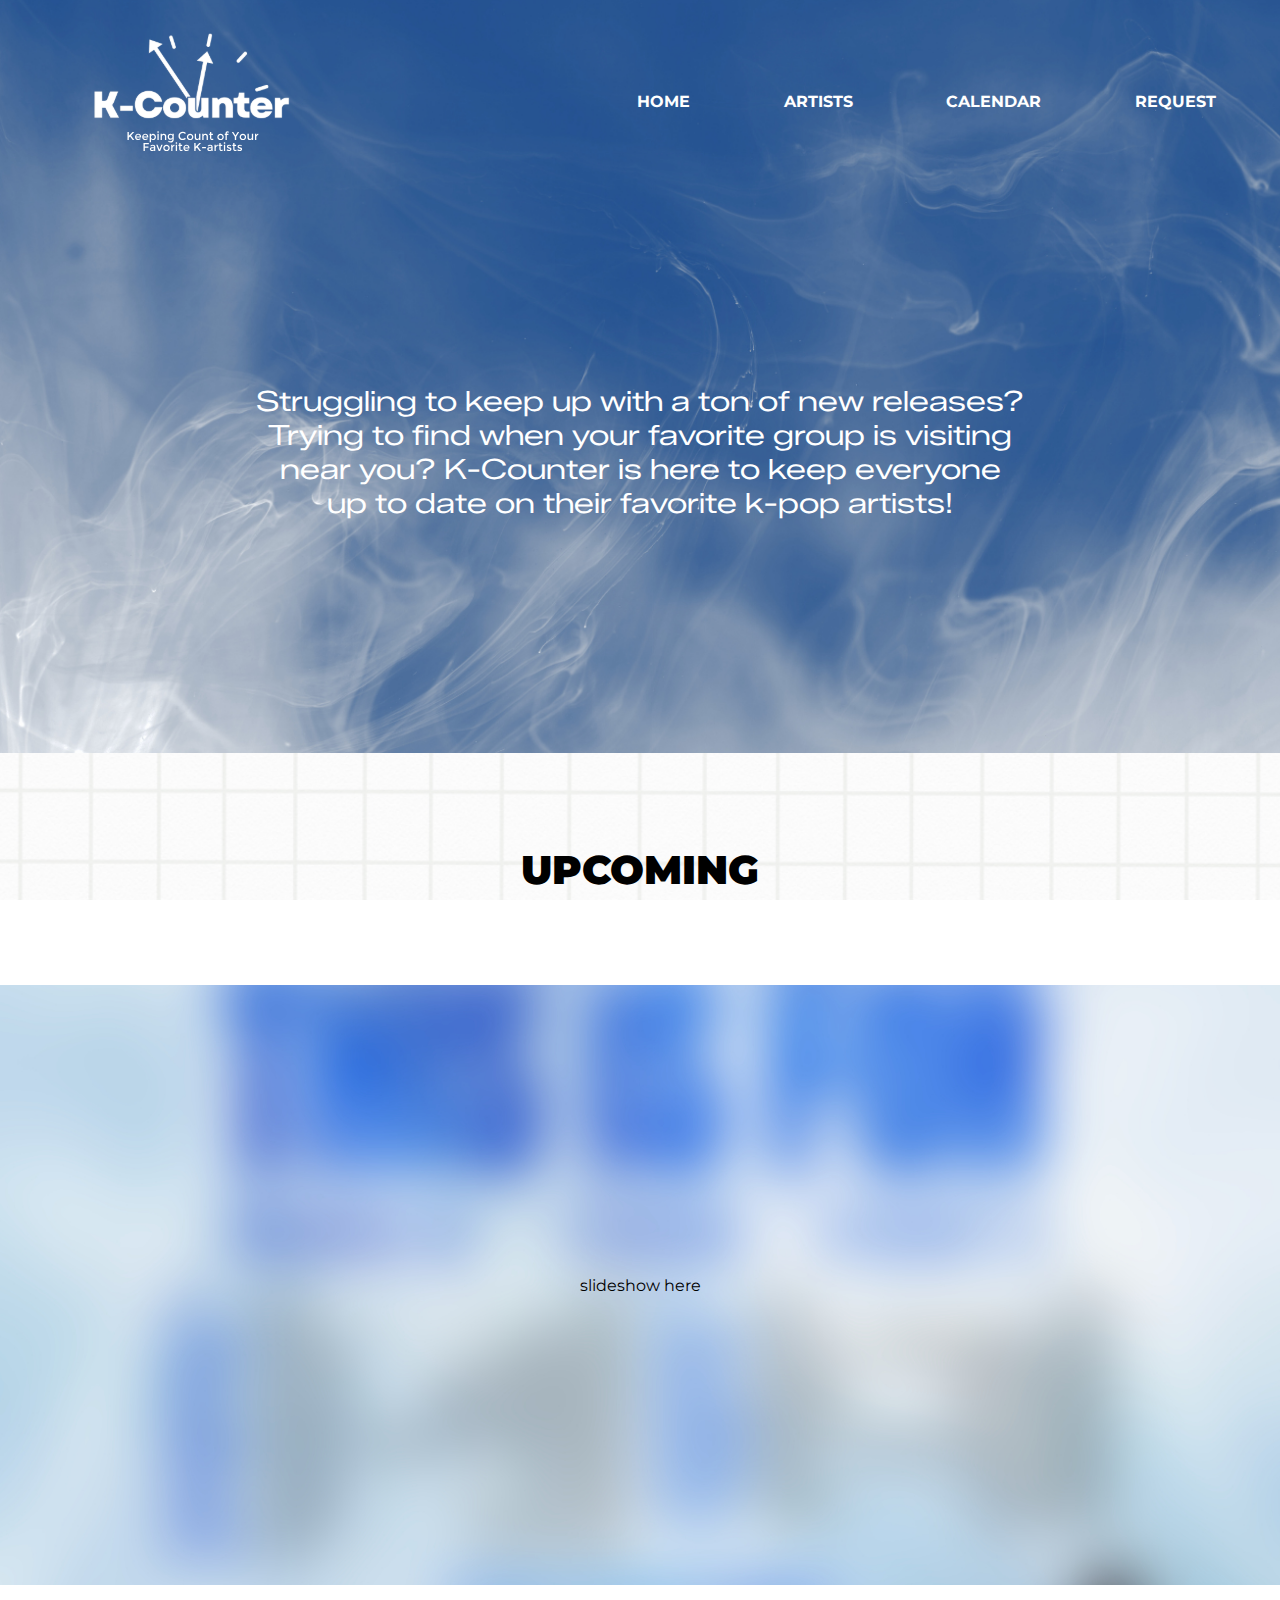
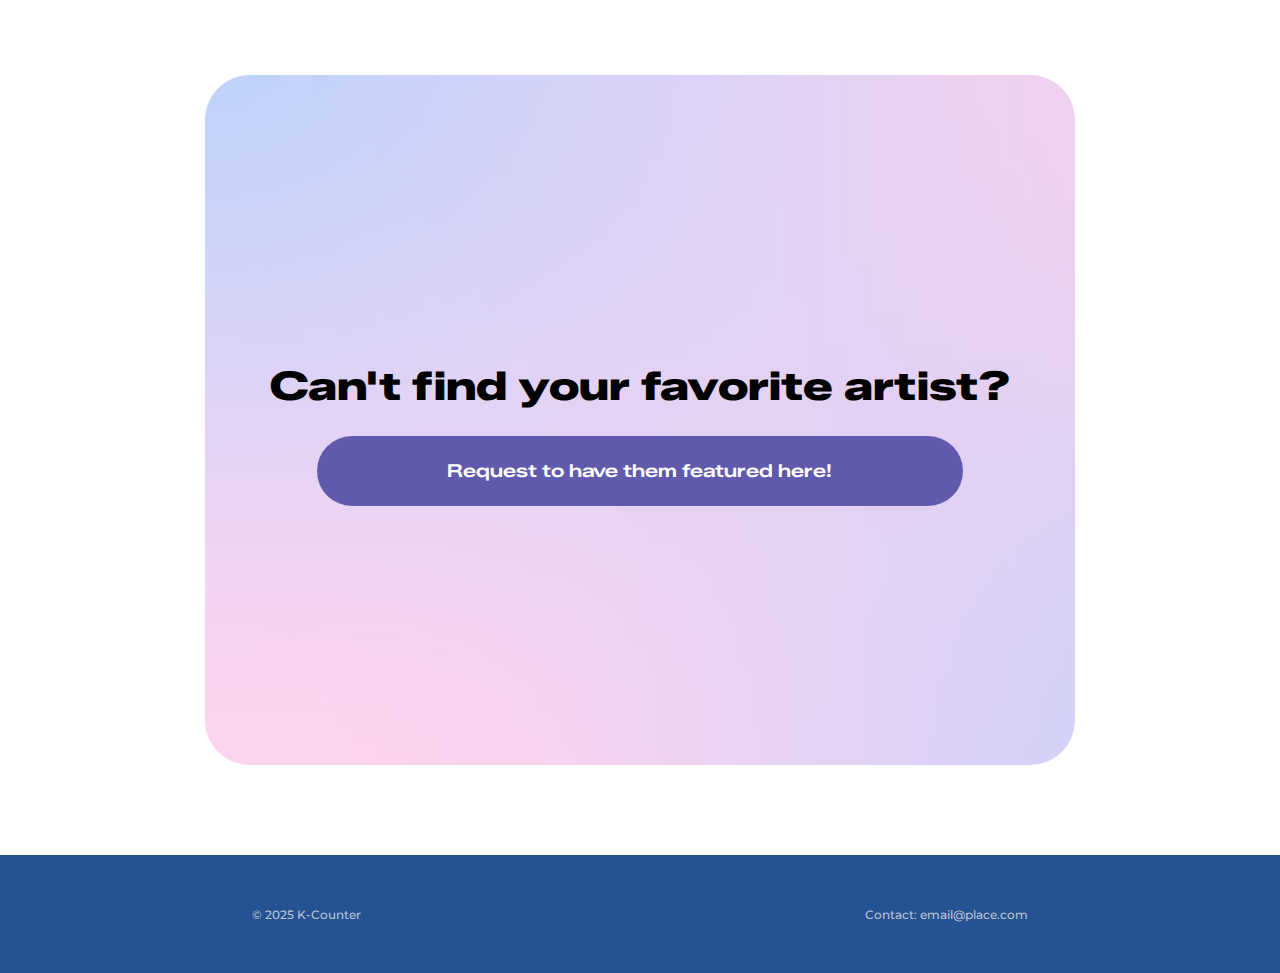
<file: index.html>
<!doctype html>
<html>
<head>
  <meta charset="UTF-8">
  <meta name="viewport" content="width=device-width, initial-scale=1.0">
  <!--<link href="/style.css" rel="stylesheet">-->
  <title>K-Counter | Home</title>
  <link rel="stylesheet" href="style.css">
  <link rel="preconnect" href="https://fonts.googleapis.com">
  <link rel="preconnect" href="https://fonts.gstatic.com" crossorigin>
  <link href="https://fonts.googleapis.com/css2?family=Montserrat:ital,wght@0,100..900;1,100..900&family=Zalando+Sans+Expanded:ital,wght@0,200..900;1,200..900&family=Zalando+Sans:ital,wght@0,200..900;1,200..900&display=swap" rel="stylesheet">
  <style>
    
    #introduction {
      color: white;
      font-family:'Zalando Sans Expanded', Helvetica, sans-serif; 
      font-weight: 400;
      font-size: 28px;
    }
    #featured {
      background-image: url(img/twice\ tour\ blurred.jpg);
      background-size: cover;
      background-position: center;
    }
    #cta-menu {
      height: 690px;
      width: 68%;
      margin: 90px auto;
      border-radius: 45px;
      background-image: url(img/gradient.png);
      background-size: cover;
    }
    #cta {
      font-family:'Zalando Sans Expanded', Helvetica, sans-serif; 
    }
    .purple-button{
      height: 70px;
      width: 646px;
      margin: auto;
      background-color: #605AAD;
      border-radius: 88px;
    }
    .button-text {
      color: white;
      font-family: 'Zalando Sans Expanded', Helvetica, sans-serif;
      font-weight: 600;
      font-size: 18px;
      text-decoration: none;
      font-style: normal;
    }
  </style>
</head>
<body class="no-border">
  <div class="sky-bg">
    <header style="padding: 17px; height: 168px;">
     <img src="img/logo_and_tag.svg" alt="K-Counter Logo" style="float: left; margin-left: 75px;">
     <nav class="flex-container" style="width: 54%; height: 100%; float: right;">
       <a href="index.html" aria-current="page">HOME</a>
       <a href="artists.html">ARTISTS</a>
       <a href="calendar.html">CALENDAR</a>
       <a href="request.html">REQUEST</a>
     </nav>
    </header>
    <div id="introduction" style="height: 500px; padding: 0% 20% 4%">
    Struggling to keep up with a ton of new releases? Trying to find when your favorite group is visiting near you? K-Counter is here to keep everyone up to date on their favorite k-pop artists!
    </div>
  </div>
  
  <div style="height: 232px;">
    <h1>UPCOMING</h1>
  </div>

  <div id="featured" style="height: 600px;">
    slideshow here
  </div>

  <div id="cta-menu">
    <h1 id="cta">Can't find your favorite artist?</h1>
    <div class="purple-button">
      <a href="request.html">
        <h2 class="button-text">Request to have them featured here!</h2>
      </a>
    </div>
  </div>

  <footer class="flex-container">
    <p>
      &copy; 2025 K-Counter
    </p>
    <p>
      Contact: email@place.com
    </p>
  </footer>
</body>
</html>
</file>
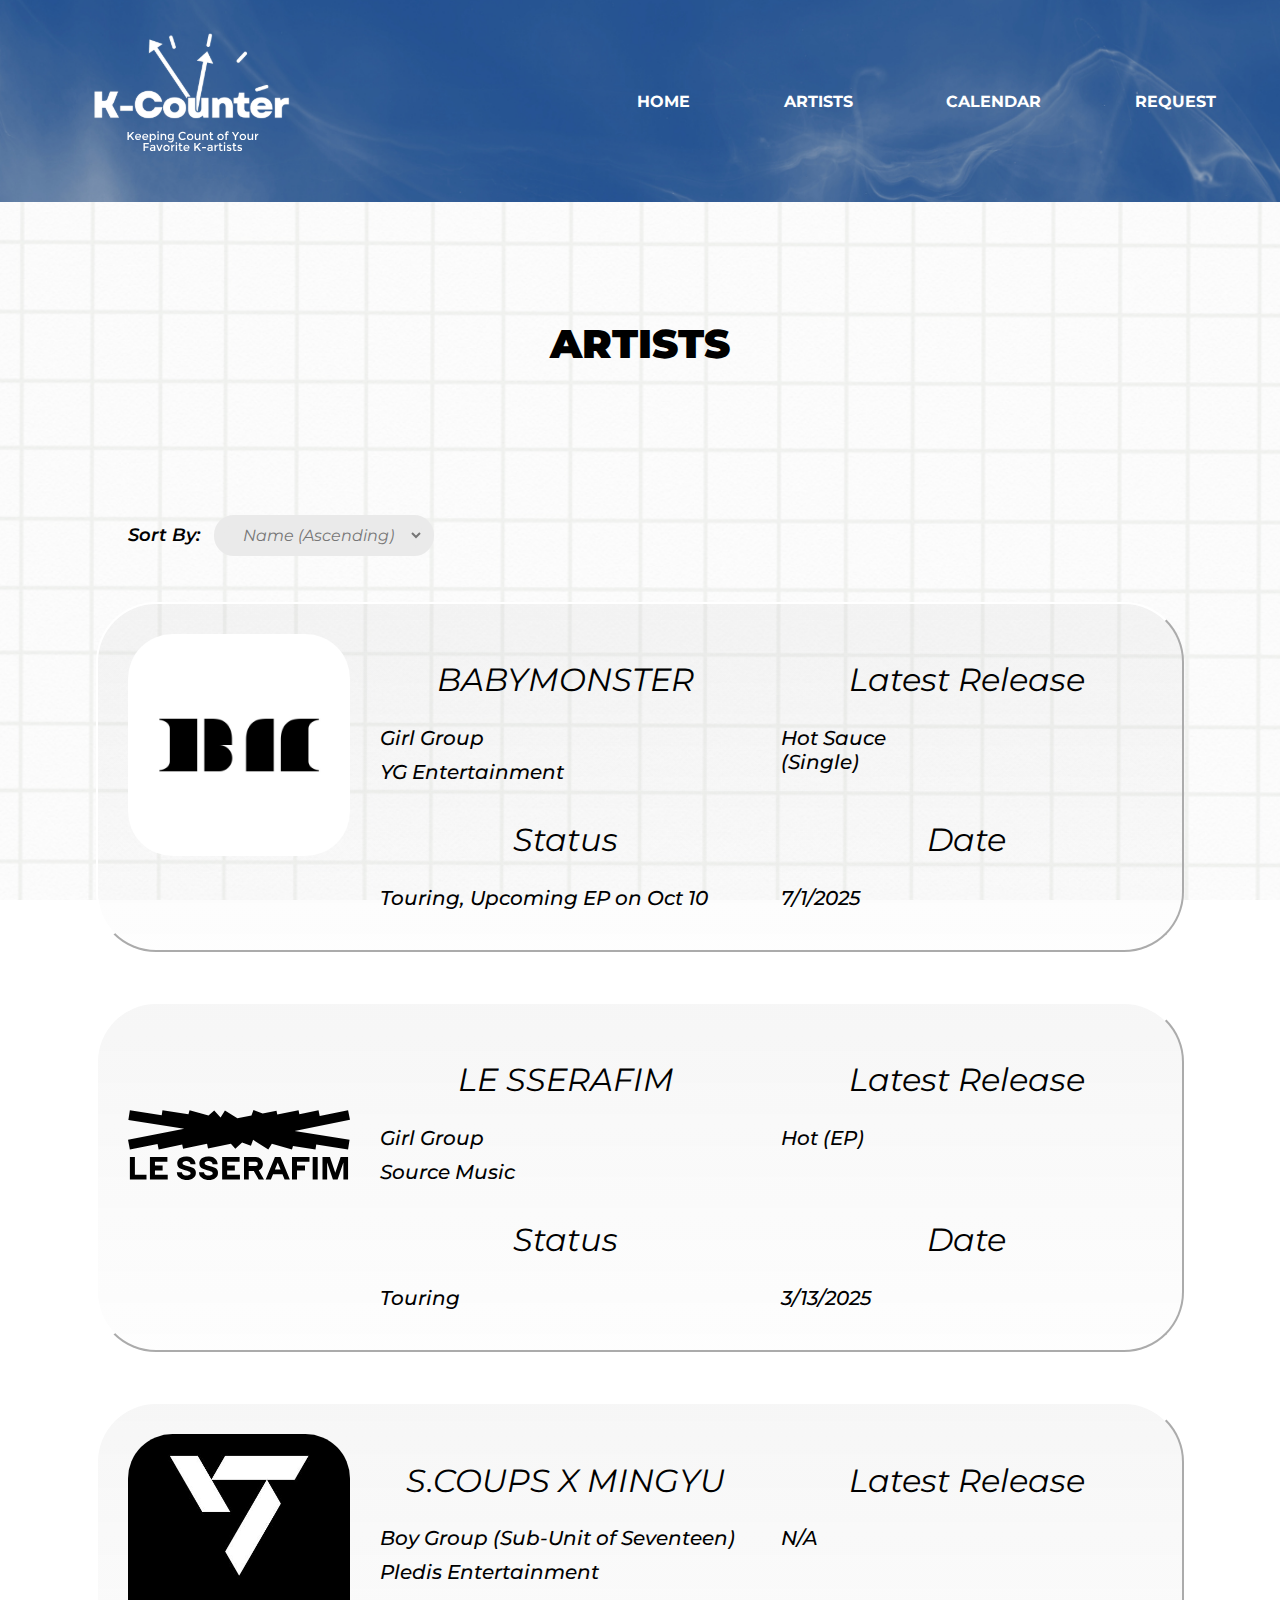
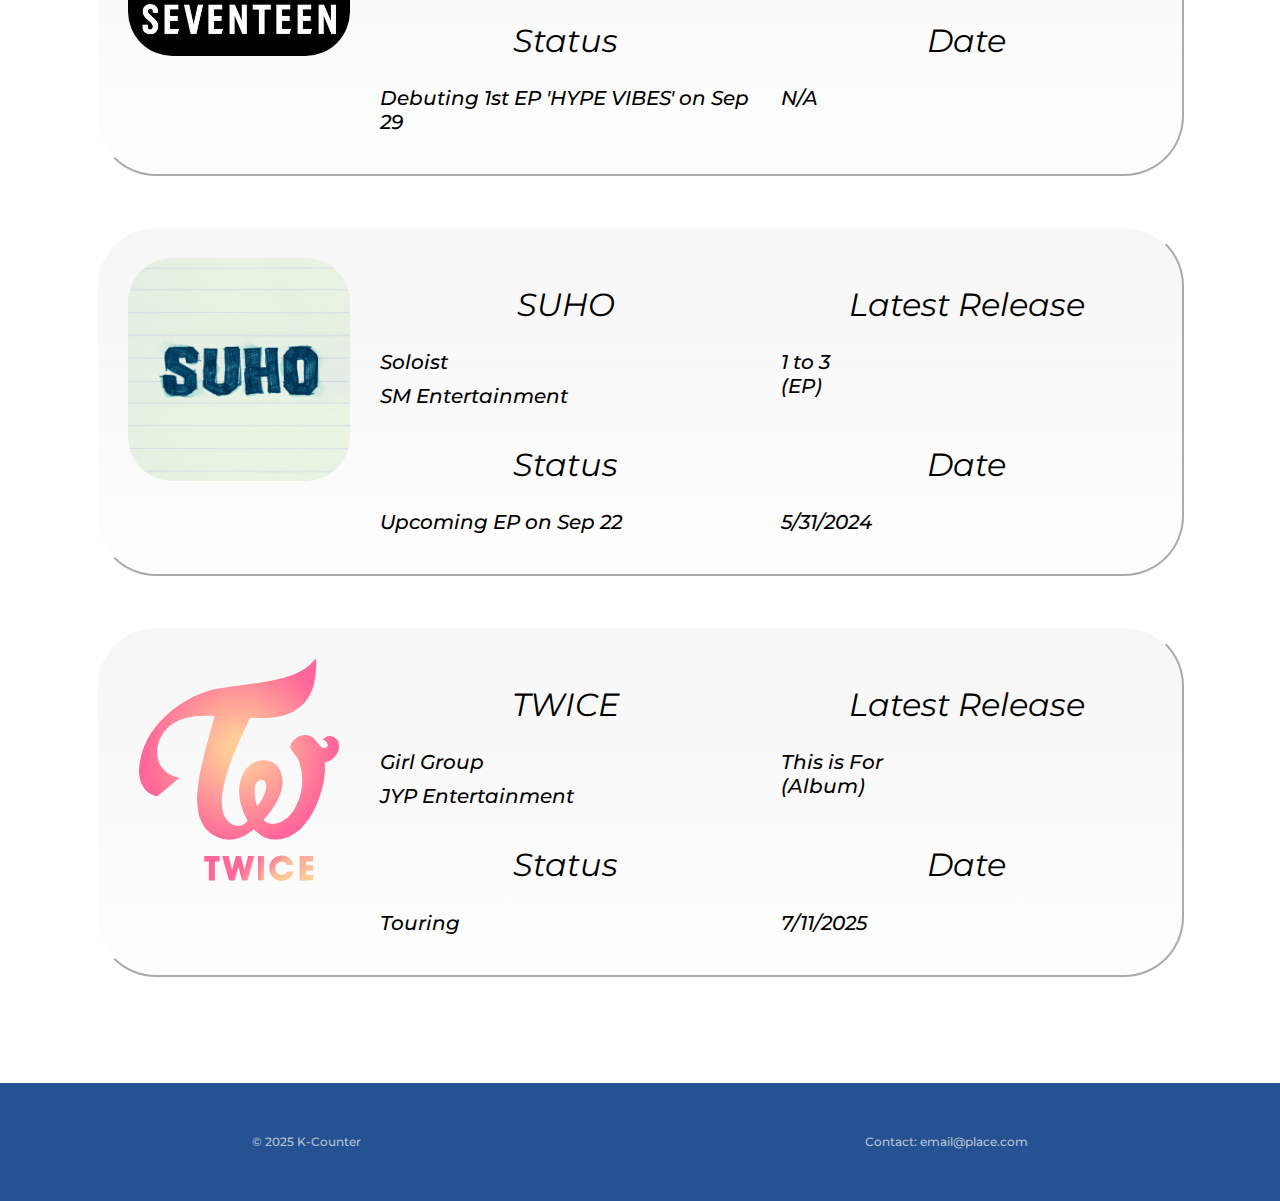
<file: artists.html>
<!doctype html>
<html>
<head>
  <meta charset="UTF-8">
  <meta name="viewport" content="width=device-width, initial-scale=1.0">
  <!--<link href="/style.css" rel="stylesheet">-->
  <title>K-Counter | Artists</title>
  <link rel="stylesheet" href="style.css">
  <link rel="preconnect" href="https://fonts.googleapis.com">
  <link rel="preconnect" href="https://fonts.gstatic.com" crossorigin>
  <link href="https://fonts.googleapis.com/css2?family=Montserrat:ital,wght@0,100..900;1,100..900&family=Zalando+Sans+Expanded:ital,wght@0,200..900;1,200..900&family=Zalando+Sans:ital,wght@0,200..900;1,200..900&display=swap" rel="stylesheet">
  <style>
    
    #artist-list {
      flex-direction: column;
      gap: 50px;
    }
    .artist-info {
      width: 100%;
      grid-template-columns: 3fr 5fr 5fr;
      grid-auto-flow: column;
      column-gap: 30px;
      padding: 30px;}
    .icon {
      aspect-ratio: 1 / 1;
      width: 100%;
      min-width: 180px;
      grid-row: 1 / span 2;
      border-radius: 20%;
      overflow: hidden;
    }
    div.icon > img {
      width: 100%;
      height: 100%;
      object-fit: contain;
    }
    label{
      font-weight: 600;
      font-style: italic;
      font-size: 18px;
    }
    #artist-order {  
      font-family: 'Montserrat', Helvetica, sans-serif;
      font-style: italic;
      width: 220px;
      text-align: center;
      font-weight: 400;
      font-size: 16px;
      border: 10px solid #EAEAEA;
      color: #767676;
      margin: 30px 10px;
      background-color: #EAEAEA;
      border-radius: 20px;
    }
  </style>
</head>
<body class="no-border">

  <div class="sky-bg">
    <header style="padding: 17px; height: 168px;">
     <img src="img/logo_and_tag.svg" alt="K-Counter Logo" style="float: left; margin-left: 75px;">
     <nav class="flex-container" style="width: 54%; height: 100%; float: right;">
       <a href="index.html">HOME</a>
       <a href="artists.html" aria-current="page">ARTISTS</a>
       <a href="calendar.html">CALENDAR</a>
       <a href="request.html">REQUEST</a>
     </nav>
    </header>
  </div>

  <main style="margin-bottom: 90px;">
    <div class="heading">
      <h1>ARTISTS</h1>
    </div>

    <div style="max-width: 1200px; width: 80%; text-align: left;">
      <label for="artist-order">Sort By:</label>
      <select id="artist-order" name="artist-order">
        <option>Name (Ascending)</option>
        <option>Name (Descending)</option>
        <option>Latest Release Date</option>
        <option>Status</option>
      </select>

      <ul id="artist-list" class="flex-container">

        <li id="babymonster" class="artist-info glassy grid-container">
          <div class="grid-item icon">
            <img src="img/babymon_logo.jpg" alt="BABYMONSTER Logo">
          </div>
          <div class="grid-item">
            <h2>BABYMONSTER</h2>
            <p>Girl Group</p>
            <p>YG Entertainment</p>
          </div>
          <div class="grid-item">
            <h2>Status</h2>
            <p>Touring, Upcoming EP on Oct 10</p>
          </div>
          <div class="grid-item">
            <h2>Latest Release</h2>
            <p>Hot Sauce<br>
              (Single)</p>
          </div>
          <div class="grid-item">
            <h2>Date</h2>
            <p>7/1/2025</p>
          </div>
        </li>

        <li id="lesserafim" class="artist-info glassy grid-container">
          <div class="grid-item icon">
            <img src="img/lessera_logo.svg" alt="LE SSERAFIM Logo">
          </div>
          <div class="grid-item">
            <h2>LE SSERAFIM</h2>
            <p>Girl Group</p>
            <p>Source Music</p>
          </div>
          <div class="grid-item">
            <h2>Status</h2>
            <p>Touring</p>
          </div>
          <div class="grid-item">
            <h2>Latest Release</h2>
            <p>Hot (EP)</p>
          </div>
          <div class="grid-item">
            <h2>Date</h2>
            <p>3/13/2025</p>
          </div>
        </li>

        <li id="scoups-mingyu" class="artist-info glassy grid-container">
          <div class="grid-item icon">
            <img src="img/svt_logo.jpg" alt="SEVENTEEN Logo">
          </div>
          <div class="grid-item">
            <h2>S.COUPS X MINGYU</h2>
            <p>Boy Group (Sub-Unit of Seventeen)</p>
            <p>Pledis Entertainment</p>
          </div>
          <div class="grid-item">
            <h2>Status</h2>
            <p>Debuting 1st EP 'HYPE VIBES' on Sep 29</p>
          </div>
          <div class="grid-item">
            <h2>Latest Release</h2>
            <p>N/A</p>
          </div>
          <div class="grid-item">
            <h2>Date</h2>
            <p>N/A</p>
          </div>
        </li>

        <li id="suho" class="artist-info glassy grid-container">
          <div class="grid-item icon">
            <img src="img/suho_logo.jpg" alt="SUHO Logo">
          </div>
          <div class="grid-item">
            <h2>SUHO</h2>
            <p>Soloist</p>
            <p>SM Entertainment</p>
          </div>
          <div class="grid-item">
            <h2>Status</h2>
            <p>Upcoming EP on Sep 22</p>
          </div>
          <div class="grid-item">
            <h2>Latest Release</h2>
            <p>1 to 3<br>
              (EP)</p>
          </div>
          <div class="grid-item">
            <h2>Date</h2>
            <p>5/31/2024</p>
          </div>
        </li>

        <li id="twice" class="artist-info glassy grid-container">
          <div class="grid-item icon">
            <img src="img/twice_logo.svg" alt="TWICE Logo">
          </div>
          <div class="grid-item">
            <h2>TWICE</h2>
            <p>Girl Group</p>
            <p>JYP Entertainment</p>
          </div>
          <div class="grid-item">
            <h2>Status</h2>
            <p>Touring</p>
          </div>
          <div class="grid-item">
            <h2>Latest Release</h2>
            <p>This is For<br>
              (Album)</p>
          </div>
          <div class="grid-item">
            <h2>Date</h2>
            <p>7/11/2025</p>
          </div>
        </li>

      </ul>

    </div>




  </main>

  <footer class="flex-container">
    <p>
      &copy; 2025 K-Counter
    </p>
    <p>
      Contact: email@place.com
    </p>
  </footer>

</body>
</html>
</file>
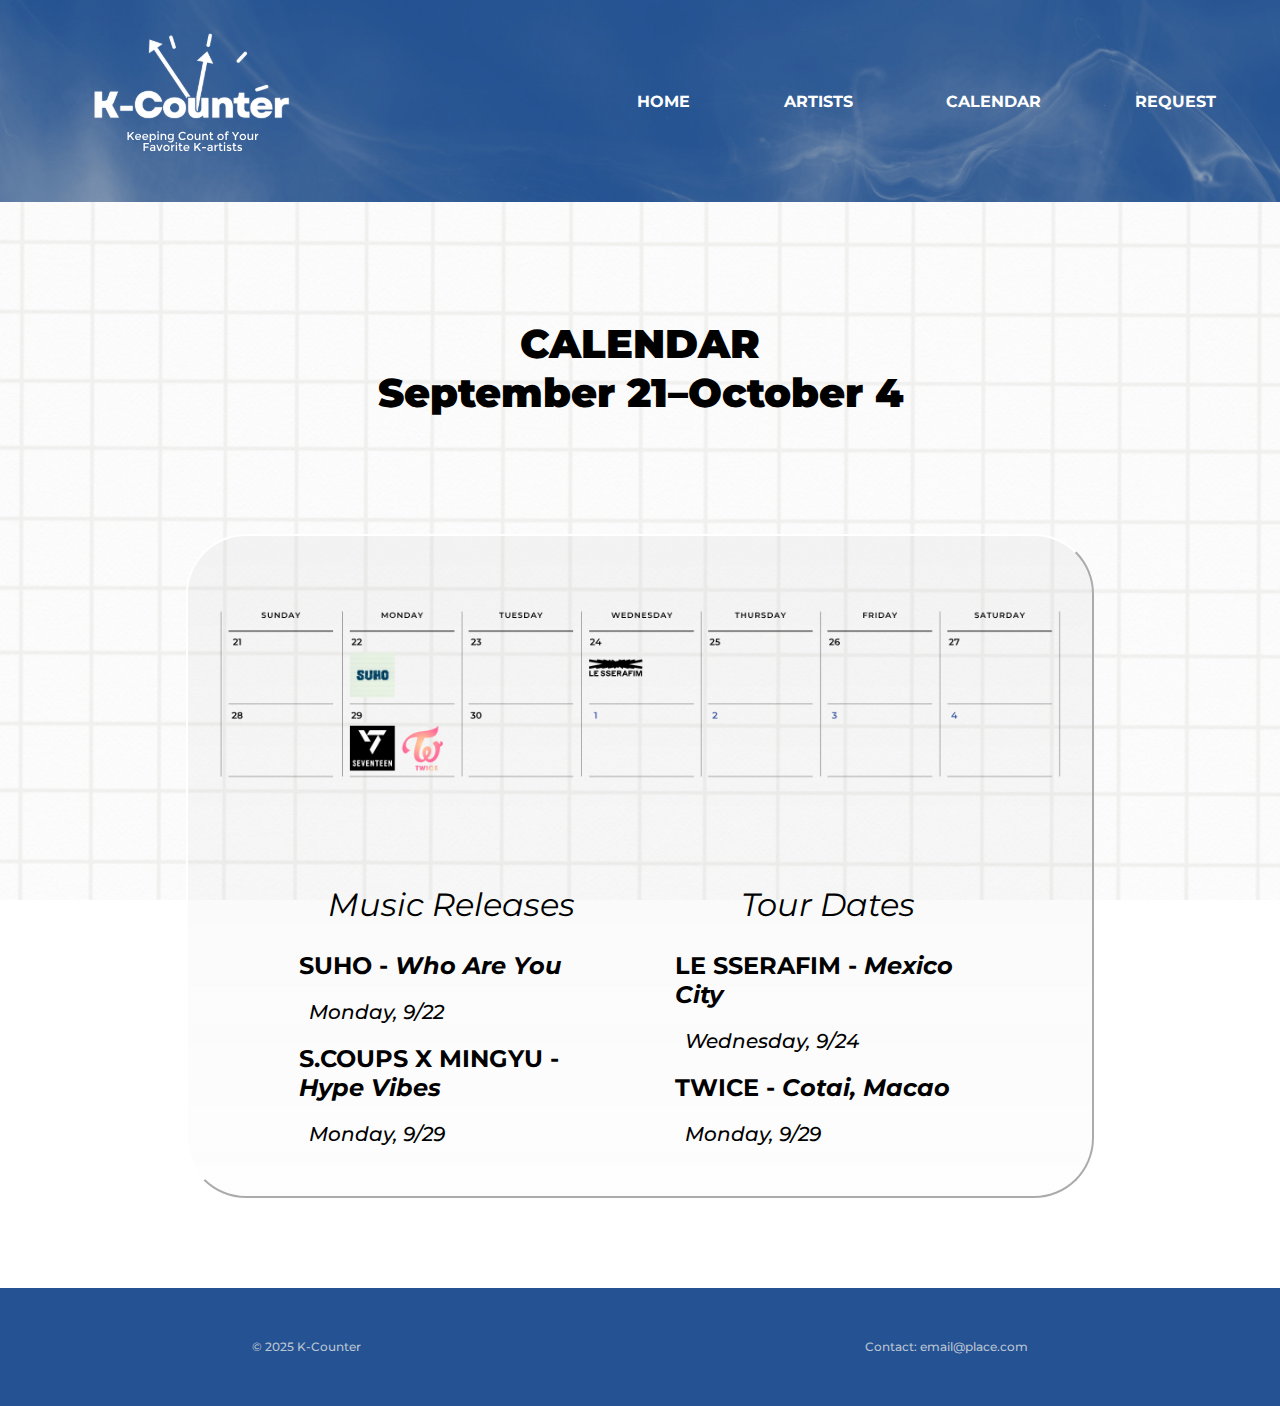
<file: calendar.html>
<!doctype html>
<html>
<head>
  <meta charset="UTF-8">
  <meta name="viewport" content="width=device-width, initial-scale=1.0">
  <!--<link href="/style.css" rel="stylesheet">-->
  <title>K-Counter | Calendar</title>
  <link rel="stylesheet" href="style.css">
  <link rel="preconnect" href="https://fonts.googleapis.com">
  <link rel="preconnect" href="https://fonts.gstatic.com" crossorigin>
  <link href="https://fonts.googleapis.com/css2?family=Montserrat:ital,wght@0,100..900;1,100..900&family=Zalando+Sans+Expanded:ital,wght@0,200..900;1,200..900&family=Zalando+Sans:ital,wght@0,200..900;1,200..900&display=swap" rel="stylesheet">
  <style>
    #calendar {
      height: 600px;
      width: 66%;
      margin: 90px auto;
      grid-template-columns: 1fr 1fr;
      grid-template-rows: 1fr 1fr;
      gap: 30px;
      padding: 30px;
    }
    .calendar-img{
      grid-column: 1 / span 2;
      margin: auto;
    }
    #calendar > div.grid-item {
      align-content: start;
      font-size: 20px;
    }
    li {
      margin: 20px;
    }
  </style>
</head>
<body class="no-border">

  <div class="sky-bg">
    <header style="padding: 17px; height: 168px;">
     <img src="img/logo_and_tag.svg" alt="K-Counter Logo" style="float: left; margin-left: 75px;">
     <nav class="flex-container" style="width: 54%; height: 100%; float: right;">
       <a href="index.html">HOME</a>
       <a href="artists.html">ARTISTS</a>
       <a href="calendar.html" aria-current="page">CALENDAR</a>
       <a href="request.html">REQUEST</a>
     </nav>
    </header>
  </div>

  <main>
    <div class="heading">
      <h1>
        CALENDAR<br style="margin-bottom: .83em;">
        <span class="subhead">September 21&ndash;October 4</span>
      </h1>
    </div>

    <div id="calendar" class="glassy grid-container">
      <div class="grid-item calendar-img">
        <img src="img/calendar.png" alt="Calendar" width="100%">
      </div>
      <div class="grid-item" style="margin-left: 15%;">
        
        <h2>Music Releases</h2>
        <ul>
          <li>
            <h3>SUHO - <em>Who Are You</em></h3>
            <p>&nbsp;&nbsp;<em>Monday, 9/22</em></p>
          </li>
          <li>
            <h3>S.COUPS X MINGYU - <em>Hype Vibes</em></h3>
            <p>&nbsp;&nbsp;Monday, 9/29</p>
          </li>
        </ul>  
        
      </div>
      <div class="grid-item" style="margin-right: 15%;">
        
        <h2>Tour Dates</h2>
        <ul>
          <li>
            <h3>LE SSERAFIM - <em>Mexico City</em></h3>
            <p>&nbsp;&nbsp;<em>Wednesday, 9/24</em></p>
          </li>
          <li>
            <h3>TWICE - <em>Cotai, Macao</em></h3>
            <p>&nbsp;&nbsp;Monday, 9/29</p>
          </li>
        </ul>  

      </div>
    </div>
  </main>

  <footer class="flex-container">
    <p>
      &copy; 2025 K-Counter
    </p>
    <p>
      Contact: email@place.com
    </p>
  </footer>
</body>
</html>
</file>
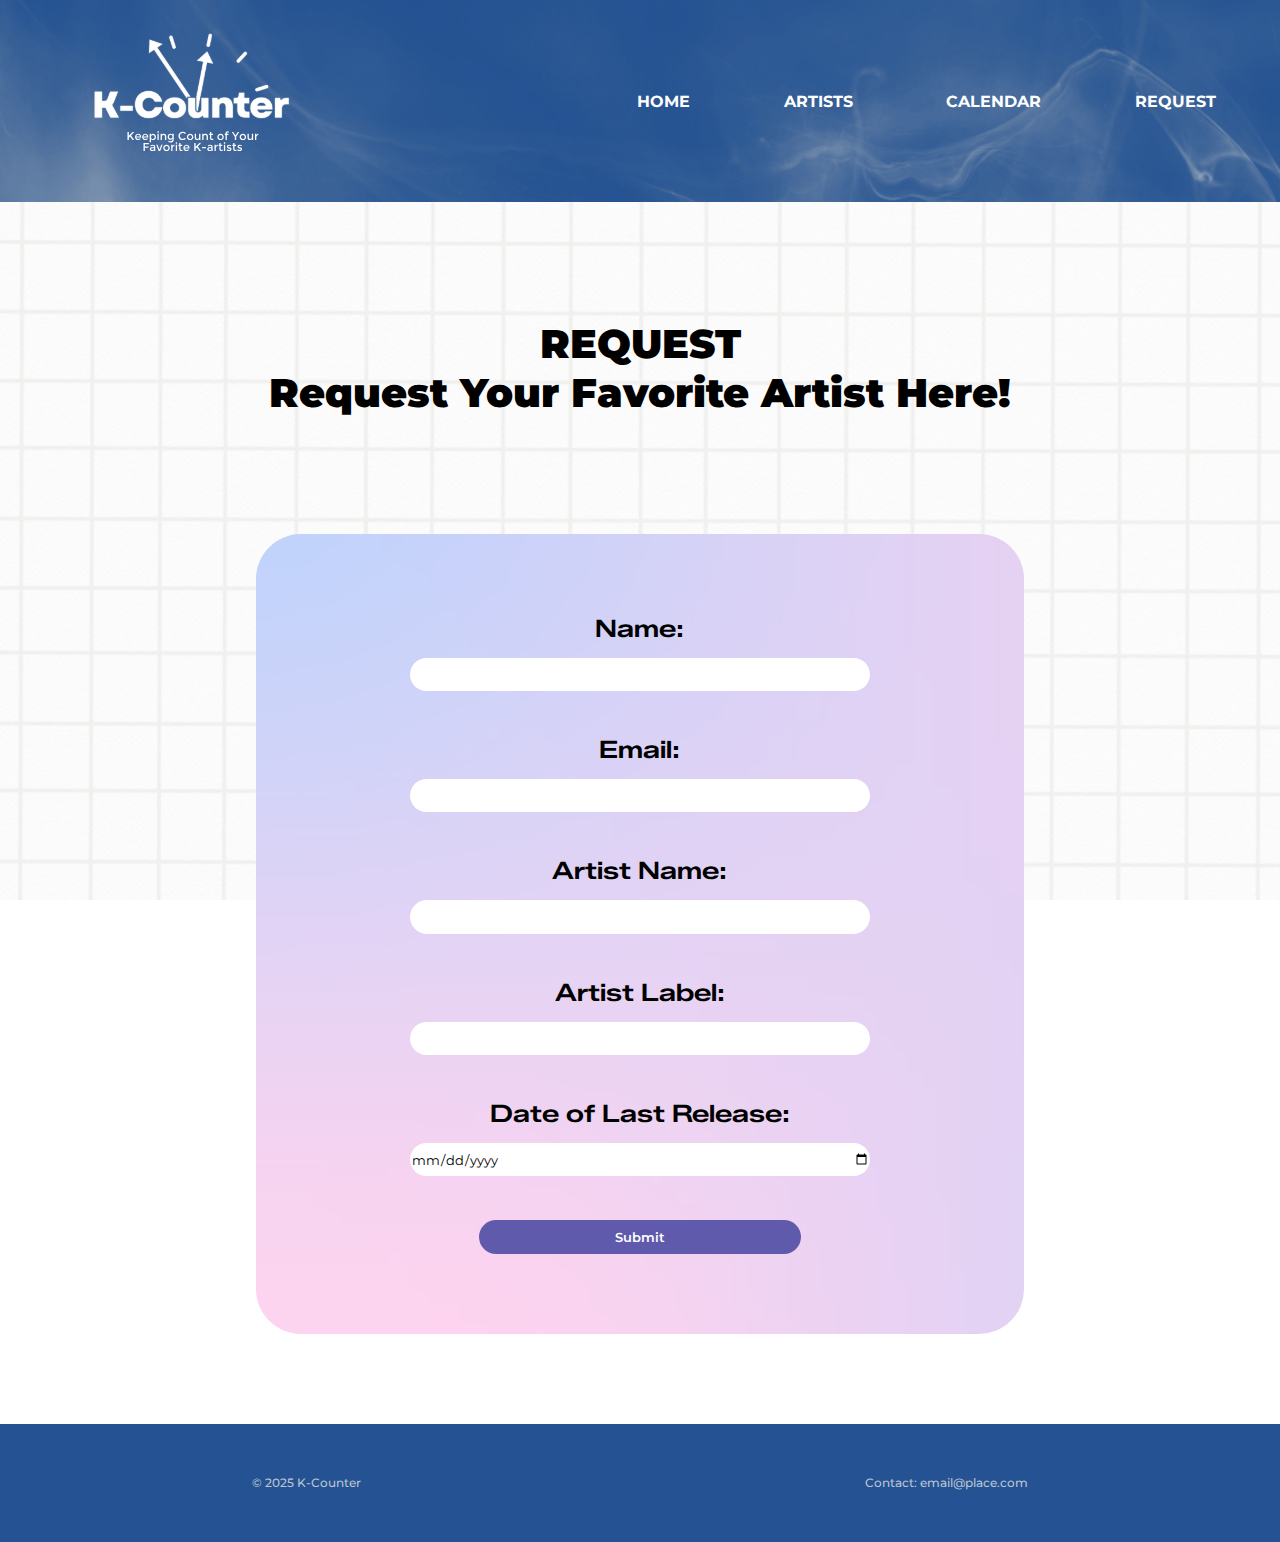
<file: request.html>
<!doctype html>
<html lang="en">
<head>
  <meta charset="UTF-8">
  <meta name="viewport" content="width=device-width, initial-scale=1.0">
  <!--<link href="/style.css" rel="stylesheet">-->
  <title>K-Counter | Request</title>
  <link rel="stylesheet" href="style.css">
  <link rel="preconnect" href="https://fonts.googleapis.com">
  <link rel="preconnect" href="https://fonts.gstatic.com" crossorigin>
  <link href="https://fonts.googleapis.com/css2?family=Montserrat:ital,wght@0,100..900;1,100..900&family=Zalando+Sans+Expanded:ital,wght@0,200..900;1,200..900&family=Zalando+Sans:ital,wght@0,200..900;1,200..900&display=swap" rel="stylesheet">
  <style>
    
    form {
      font-family: 'Zalando Sans Expanded', Helvetica, sans-serif;
      font-weight: 600;
      font-size: 24px;
      width: 60%;
      height: 80%;
      margin: auto;
      display: grid;
    }
    form > input {
      font-family: 'Montserrat', Helvetica, sans-serif;
      border-radius: 88px;
      border: 0px;
    }
    input[type="submit"] {
      width: 70%;
      margin: 0px auto;
      color:white;
      font-weight: 600;
      background-color: #605AAD;
    }
    #request-form-bg {
      height: 800px;
      width: 60%;
      margin: 90px auto;
      border-radius: 45px;
      background-image: url(img/gradient.png);
      background-size: cover;
    }
  </style>
</head>
<body class="no-border">
  <div class="sky-bg">
    <header style="padding: 17px; height: 168px;">
     <img src="img/logo_and_tag.svg" alt="K-Counter Logo" style="float: left; margin-left: 75px;">
     <nav class="flex-container" style="width: 54%; height: 100%; float: right;">
       <a href="index.html">HOME</a>
       <a href="artists.html">ARTISTS</a>
       <a href="calendar.html">CALENDAR</a>
       <a href="request.html" aria-current="page">REQUEST</a>
     </nav>
    </header>
  </div>

  <div class="heading">
    <h1>
      REQUEST<br style="margin-bottom: .83em;">
      <span class="subhead">Request Your Favorite Artist Here!</span>
    </h1>
  </div>

  <div id="request-form-bg">
    <form action="/submission_page.php">
      <label for="name">Name:</label>
      <input type="text" id="name" name="name"><br>
      <label for="email">Email:</label>
      <input type="text" id="email" name="email"><br>
      <label for="aName">Artist Name:</label>
      <input type="text" id="aName" name="aName"><br>
      <label for="aLabel">Artist Label:</label>
      <input type="text" id="aLabel" name="aLabel"><br>
      <label for="lastRelease">Date of Last Release:</label>
      <input type="date" id="lastRelease" name="lastRelease"><br>
      <input type="submit" value="Submit">
    </form>
  </div>

  <footer class="flex-container">
    <p>
      &copy; 2025 K-Counter
    </p>
    <p>
      Contact: email@place.com
    </p>
  </footer>

</body>
</html>
</file>
<file: style.css>
body {
  background: url(img/white_grid.png) bottom/cover fixed;
  /*background set to fixed grid image*/
  font-family: 'Montserrat', Helvetica, sans-serif;
  /*set entire site default font family*/
}
a {
  text-decoration: none; /*gets rid of default underlined link text*/
}
nav a { /*styling for navigation links*/
  color: white;
  font-size: 16px;
  font-family: 'Montserrat', Helvetica, sans-serif;
  font-weight:bolder;
}
nav a:hover, div.purple-button > a:hover > .button-text { /*hovering over these links causes an underline*/
  text-decoration: underline;
}
.flex-container { /*class for creating flexboxes*/
  display: flex;
  justify-content: space-around;
  align-items: center;
}
.grid-container { /*class for creating grids*/
  display: grid;
}
.grid-item { /*makes sure text or other items with grid items are aligned to left/start instead of middle*/
  text-align: left;
  margin: 0px; /*gets rid of default margins on some elements*/
  align-content: start;
}
.grid-item p { /*styles paragraphs nested inside a grid item*/
  font-weight: 500;
  font-style: italic;
  font-size: 20px;
  margin-block: 0.5em;
}
.alt-font { /*the other font used*/
  font-family:'Zalando Sans Expanded', Helvetica, sans-serif;
}
.glassy { /*class for styling block tags*/
  border-radius: 60px; /*rounded border*/
  border: 2px outset white;
  background: rgba(228, 228, 228, .6);
  background: linear-gradient(0deg, rgba(228, 228, 228, .06) 0%, rgba(170, 170, 170, .1) 100%); /*gradient background*/
}
h1 {
  color: black;
  font-size: 40px;
  font-weight: 900;
}
h2 {
  color: black;
  font-size: 32px;
  font-weight: 400;
  font-style: italic;
  text-align: center;
}
h3 {
  color: black;
  font-size: 24px;
  font-weight: 700;
  margin-block: inherit; /*gets rid of default margin that headings will have*/
}
h4 {
  margin-block: 0; /*gets rid of default margin that headings will have*/
}
ul {
  padding-inline-start: 0px; /*removes default indent*/
  list-style-type: none; /*removes bullet points*/
}
li {
  display: block; /*makes list items block elements*/
}
.heading {
  margin: 90px auto; /*centers text with this class*/
}
.no-border{
  margin: 0px;
  padding: 0px;
}
.sky-bg {
  background-image: url(img/sky.png); /*sky background for the header*/
  background-size: cover;
}
footer { /*styling for the footer and its text*/
  height: 118px;
  color: #BAC5D4;
  background-color: #255292;
  font-size: 12px;
  font-weight: 500;
}
div, footer { /*defaults text in these to be centered*/
  text-align: center;
  align-content: center;
  margin: auto;
}
</file>
